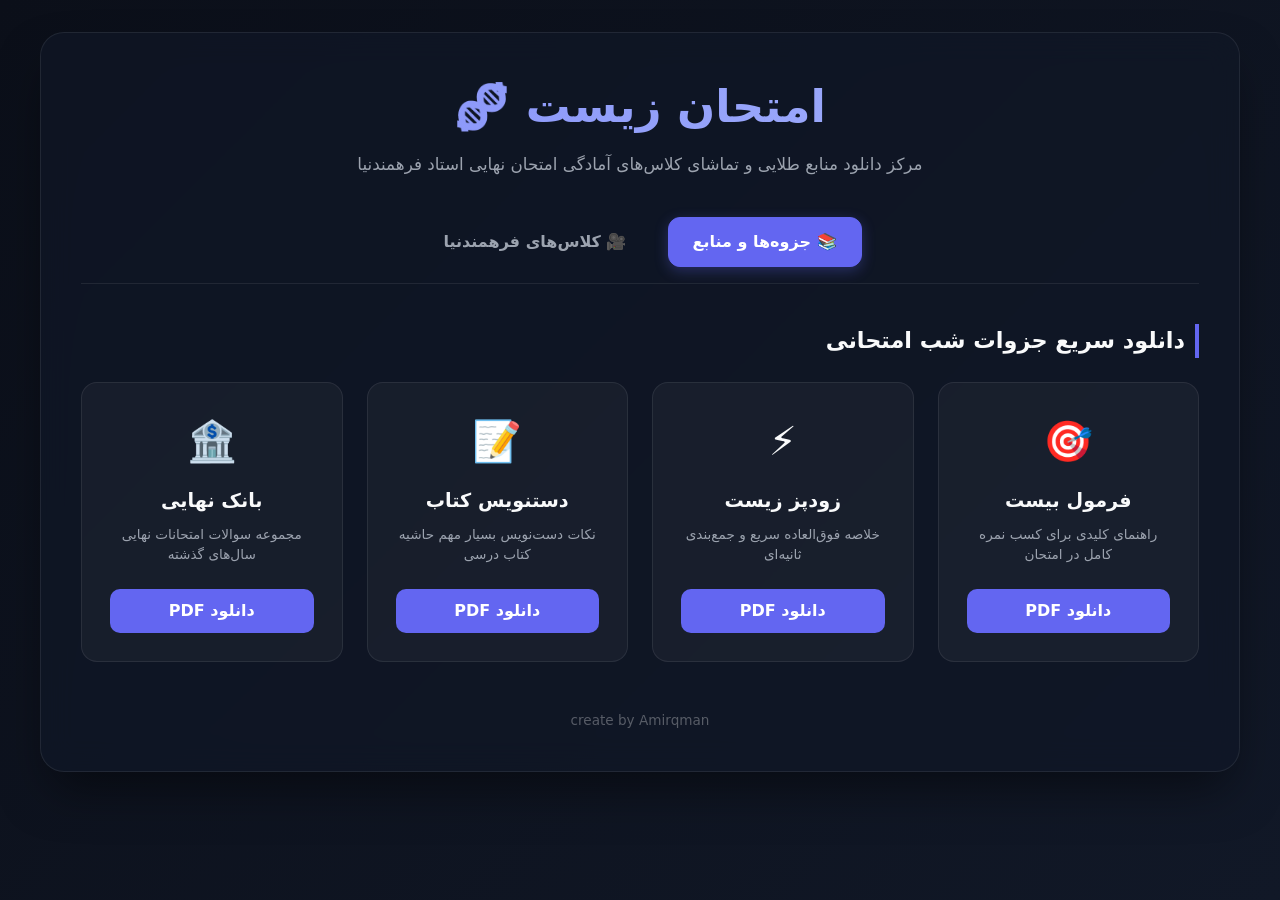
<file: index.html>
<!doctype html>
<html class="no-js" lang="fa" dir="rtl">

<head>
  <meta charset="utf-8">
  <meta name="viewport" content="width=device-width, initial-scale=1">
  <title>کلاس دیبون | مرجع نهایی زیست‌شناسی</title>

  <link rel="stylesheet" href="css/reset.css">
  <link rel="stylesheet" href="css/style.css">

  <meta name="description" content="سامانه لوکال دانلود جزوات و تماشای کلاس‌های آمادگی امتحان نهایی زیست‌شناسی">
  <meta name="referrer" content="no-referrer">
  <link rel="icon" href="/favicon.ico" sizes="any">
</head>

<body>

<div class="app-container">
  <!-- هدر اصلی -->
  <header class="main-header">
    <h1 class="main-title">امتحان زیست 🧬</h1>
    <p class="subtitle">مرکز دانلود منابع طلایی و تماشای کلاس‌های آمادگی امتحان نهایی استاد فرهمندنیا</p>
  </header>

  <!-- دکمه‌های سوییچ بین تب‌ها -->
  <div class="tab-navigation">
    <button class="tab-btn active" data-tab="downloads">📚 جزوه‌ها و منابع</button>
    <button class="tab-btn" data-tab="classes">🎥 کلاس‌های فرهمند‌نیا</button>
  </div>

  <!-- محتوای اصلی -->
  <main class="content-area">

    <!-- تب اول: جزوه‌ها -->
    <section id="downloads" class="tab-content active">
      <h2 class="section-title">دانلود سریع جزوات شب امتحانی</h2>
      <div class="download-cards">

        <div class="card">
          <div class="card-icon">🎯</div>
          <h3>فرمول بیست</h3>
          <p>راهنمای کلیدی برای کسب نمره کامل در امتحان</p>
          <a href="./database/1.pdf" class="download-btn" download>دانلود PDF</a>
        </div>

        <div class="card">
          <div class="card-icon">⚡</div>
          <h3>زودپز زیست</h3>
          <p>خلاصه فوق‌العاده سریع و جمع‌بندی ثانیه‌ای</p>
          <a href="./database/2.pdf" class="download-btn" download>دانلود PDF</a>
        </div>

        <div class="card">
          <div class="card-icon">📝</div>
          <h3>دستنویس کتاب</h3>
          <p>نکات دست‌نویس بسیار مهم حاشیه کتاب درسی</p>
          <a href="./database/3.pdf" class="download-btn" download>دانلود PDF</a>
        </div>

        <div class="card">
          <div class="card-icon">🏦</div>
          <h3>بانک نهایی</h3>
          <p>مجموعه سوالات امتحانات نهایی سال‌های گذشته</p>
          <a href="./database/4.pdf" class="download-btn" download>دانلود PDF</a>
        </div>

      </div>
    </section>

    <!-- تب دوم: کلاس‌ها -->
    <section id="classes" class="tab-content">
      <h2 class="section-title">برنامه طرح درس و جلسات آموزشی</h2>

      <div class="class-layout">
        <!-- منوی سمت راست: لیست فصل‌ها -->
        <aside class="chapters-sidebar">
          <button class="chapter-link active" data-video="https://stream.biomaze.ir/89b41eg1q8bd/iframe">
            <span class="badge">شروع</span> بخش ۰ (معرفی و طرح درس)
          </button>
          <button class="chapter-link" data-video="https://stream.biomaze.ir/ufyurznxqvc7/iframe">
            <span class="badge">فصل ۱</span> بخش ۱ / مولکول‌های اطلاعاتی
          </button>
          <button class="chapter-link" data-video="https://stream.biomaze.ir/kf8cr2ualmtx/iframe">
            <span class="badge">فصل ۲</span> بخش ۲ / جریان اطلاعات در یاخته
          </button>
          <button class="chapter-link" data-video="https://stream.biomaze.ir/pko62qfmnkwq/iframe">
            <span class="badge">فصل ۳</span> بخش ۳ / انتقال اطلاعات در نسل‌ها
          </button>
          <button class="chapter-link" data-video="https://stream.biomaze.ir/87fotjspczm5/iframe">
            <span class="badge">فصل ۴</span> بخش ۴ / تغییر در اطلاعات وراثتی
          </button>
          <button class="chapter-link" data-video="https://stream.biomaze.ir/6dj6uxjtmysl/iframe">
            <span class="badge">فصل ۵</span> بخش ۵ / ماده و انرژی
          </button>
          <button class="chapter-link" data-video="https://stream.biomaze.ir/y45ls5zsb4bm/iframe">
            <span class="badge">فصل ۶</span> بخش ۶ / از انرژی به ماده
          </button>
          <button class="chapter-link" data-video="https://stream.biomaze.ir/7krzcit7gkvc/iframe">
            <span class="badge">فصل ۷</span> بخش ۷ / فناوری‌های نوین زیستی
          </button>
          <button class="chapter-link" data-video="https://stream.biomaze.ir/m6kem8ywgfmm/iframe">
            <span class="badge">فصل ۸</span> بخش ۸ / رفتارهای جانوران
          </button>
        </aside>

        <!-- سمت چپ: پخش‌کننده ویدیو -->
        <div class="video-player-container">
          <div class="video-wrapper">
            <!-- آی‌فریم پیش‌فرض روی بخش 0 تنظیم شده است -->
            <iframe id="video-player" src="https://stream.biomaze.ir/89b41eg1q8bd/iframe" allowfullscreen></iframe>
          </div>
          <h4 id="playing-title" class="playing-title">در حال پخش: بخش ۰ (معرفی و طرح درس)</h4>
        </div>
      </div>
    </section>

  </main>

  <footer class="main-footer">
    <p>create by Amirqman</p>
  </footer>
</div>

<script src="js/app.js"></script>
</body>

</html>
</file>
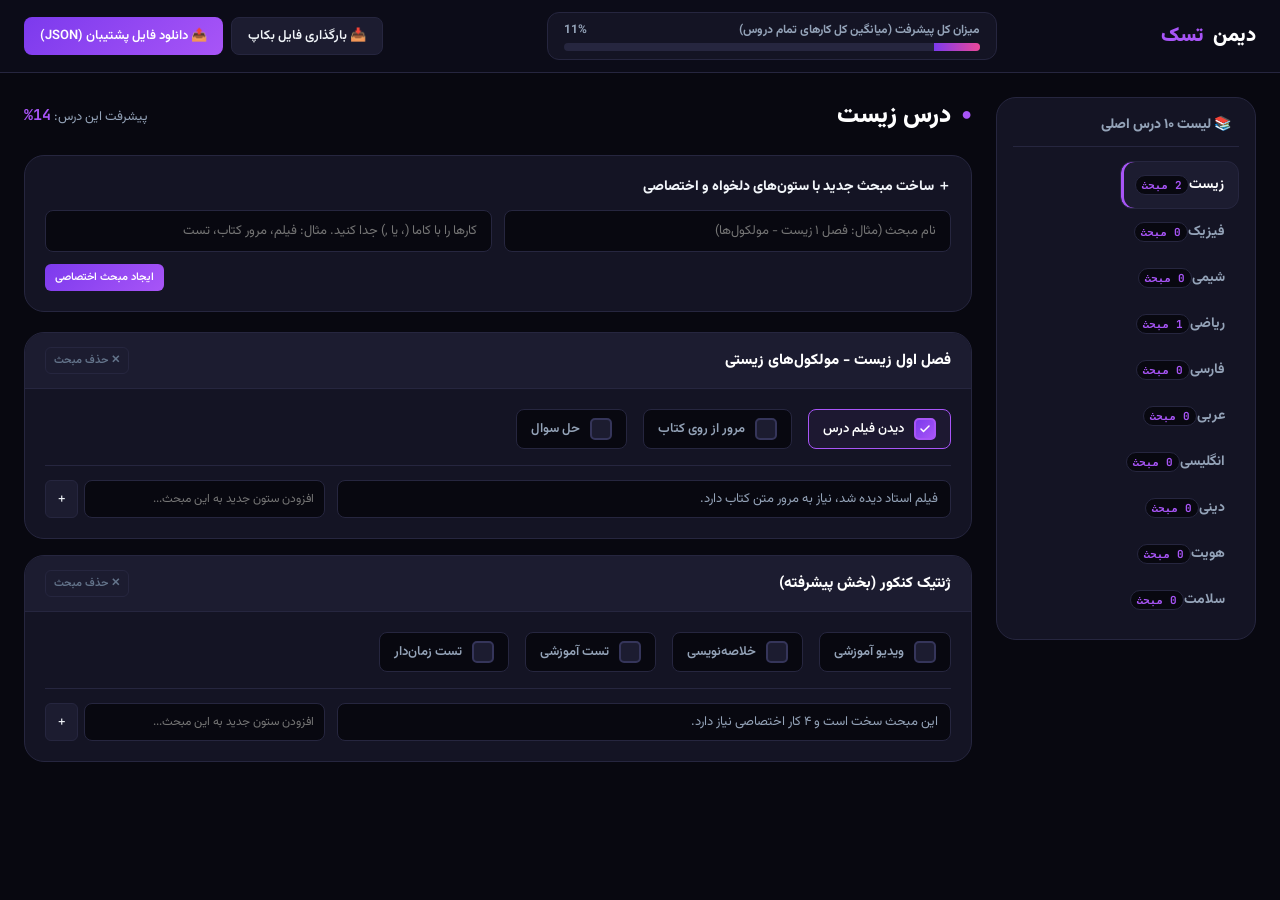
<file: ghadim.html>
<!DOCTYPE html>
<html lang="fa" dir="rtl">
<head>
<meta charset="UTF-8" />
<meta name="viewport" content="width=device-width, initial-scale=1.0" />
<title>DEMON TASK</title>
<link rel="preconnect" href="https://fonts.googleapis.com" />
<link rel="preconnect" href="https://fonts.gstatic.com" crossorigin />
<link href="https://fonts.googleapis.com/css2?family=Vazirmatn:wght@300;400;500;700;900&family=JetBrains+Mono:wght@500;700&display=swap" rel="stylesheet" />
<style>
  /* ─── متغیرهای طراحی و رنگ‌بندی تم تاریک مدرن ──────────────── */
  :root {
    --bg-void:   #080810;
    --bg-base:   #0f0f1a;
    --bg-panel:  #141424;
    --bg-card:   #1c1c30;
    --brd-subtle:#26263f;
    --brd-active:#35355a;
    --clr-main:  #a855f7;
    --clr-main-d:#7c3aed;
    --clr-accent:#ec4899;
    --txt-main:  #f1f5f9;
    --txt-sub:   #94a3b8;
    --txt-muted: #64748b;
    --radius-sm: 8px;
    --radius-md: 12px;
    --radius-lg: 20px;
  }

  * { box-sizing: border-box; margin: 0; padding: 0; }
  body {
    font-family: 'Vazirmatn', sans-serif;
    background-color: var(--bg-void);
    color: var(--txt-main);
    min-height: 100vh;
    display: flex; flex-direction: column;
    overflow-x: hidden;
  }

  /* ─── هدر اصلی سایت ─────────────────────────────────────── */
  header {
    background: rgba(13, 13, 26, 0.85);
    backdrop-filter: blur(16px);
    border-bottom: 1px solid var(--brd-subtle);
    padding: 12px 24px;
    position: sticky; top: 0; z-index: 100;
  }
  .header-container {
    max-width: 1400px; margin: 0 auto;
    display: flex; align-items: center; justify-content: space-between; gap: 20px;
  }
  .logo { display: flex; align-items: center; gap: 10px; font-weight: 900; font-size: 20px; color: #fff; }
  .logo span { color: var(--clr-main); }
  
  .global-progress-box { flex: 1; max-width: 450px; background: var(--bg-panel); padding: 8px 16px; border-radius: var(--radius-md); border: 1px solid var(--brd-subtle); }
  .progress-meta { display: flex; justify-content: space-between; font-size: 12px; margin-bottom: 4px; font-weight: 700; color: var(--txt-sub); }
  .progress-bar-bg { height: 8px; background: var(--brd-subtle); border-radius: 99px; overflow: hidden; }
  .progress-bar-fill { height: 100%; background: linear-gradient(90deg, var(--clr-main-d), var(--clr-accent)); width: 0%; transition: width 0.4s cubic-bezier(0.4, 0, 0.2, 1); }

  .backup-actions { display: flex; gap: 8px; }
  .btn {
    font-family: inherit; font-size: 13px; font-weight: 600; padding: 8px 16px;
    border-radius: var(--radius-sm); border: none; cursor: pointer; transition: all 0.2s ease;
    display: inline-flex; align-items: center; gap: 6px; white-space: nowrap;
  }
  .btn-primary { background: linear-gradient(135deg, var(--clr-main-d), var(--clr-main)); color: #fff; }
  .btn-primary:hover { transform: translateY(-1px); box-shadow: 0 4px 12px rgba(168, 85, 247, 0.3); }
  .btn-secondary { background: var(--bg-card); color: var(--txt-main); border: 1px solid var(--brd-subtle); }
  .btn-secondary:hover { background: var(--brd-subtle); border-color: var(--brd-active); }
  .btn-danger { background: rgba(239, 68, 68, 0.15); color: #f87171; }
  .btn-danger:hover { background: rgba(239, 68, 68, 0.25); }
  .btn-sm { padding: 5px 10px; font-size: 11px; border-radius: 6px; }

  /* ─── لایوت اصلی کامپوننت‌ها ────────────────────────────────── */
  .main-layout {
    display: flex; flex: 1; max-width: 1400px; width: 100%; margin: 0 auto; padding: 24px; gap: 24px;
  }

  /* ─── منوی کناری (لیست ۱۰ درس) ────────────────────────────────── */
  .sidebar {
    width: 260px; flex-shrink: 0; background: var(--bg-panel);
    border: 1px solid var(--brd-subtle); border-radius: var(--radius-lg); padding: 16px;
    display: flex; flex-direction: column; gap: 6px; height: fit-content;
  }
  .sidebar-title { font-size: 14px; font-weight: 800; color: var(--txt-sub); padding: 0 8px 10px; border-bottom: 1px solid var(--brd-subtle); margin-bottom: 8px; }
  
  .subject-tab {
    display: flex; align-items: center; justify-content: space-between; padding: 12px 14px;
    border-radius: var(--radius-md); background: transparent; border: none; text-align: right;
    color: var(--txt-sub); cursor: pointer; transition: all 0.15s ease; font-family: inherit; font-size: 14px; font-weight: 700;
  }
  .subject-tab:hover { background: rgba(255, 255, 255, 0.03); color: var(--txt-main); }
  .subject-tab.active { background: var(--bg-card); color: #fff; border: 1px solid var(--brd-subtle); box-shadow: inset 3px 0 0 var(--clr-main); }
  .subject-tab .tab-badge { font-family: 'JetBrains Mono', monospace; font-size: 11px; background: var(--bg-void); padding: 2px 6px; border-radius: 20px; color: var(--clr-main); border: 1px solid var(--brd-subtle); }

  /* ─── محتوای اصلی مباحث ────────────────────────────────────────── */
  .content-area { flex: 1; display: flex; flex-direction: column; gap: 20px; min-width: 0; }
  
  .view-heading { display: flex; align-items: center; justify-content: space-between; flex-wrap: wrap; gap: 16px; }
  .view-title { font-size: 24px; font-weight: 900; color: #fff; display: flex; align-items: center; gap: 10px; }
  .view-title::before { content: '●'; color: var(--clr-main); font-size: 18px; }

  /* فرم افزودن ردیف جدید با کارهای مخصوص به خودش */
  .add-chapter-box {
    background: var(--bg-panel); border: 1px solid var(--brd-subtle); border-radius: var(--radius-lg); padding: 20px;
  }
  .box-header { font-size: 14px; font-weight: 800; color: var(--txt-main); margin-bottom: 12px; display: flex; align-items: center; gap: 6px; }
  
  .grid-inputs { display: grid; grid-template-columns: 1fr 1fr; gap: 12px; margin-bottom: 12px; }
  @media (max-width: 600px) { .grid-inputs { grid-template-columns: 1fr; } }

  .input-control {
    width: 100%; background: var(--bg-void); border: 1px solid var(--brd-subtle); border-radius: var(--radius-sm);
    color: #fff; padding: 10px 14px; font-family: inherit; font-size: 13px; outline: none; transition: border 0.15s;
  }
  .input-control:focus { border-color: var(--clr-main); }

  /* لیست کارت‌های مباحث (چون هر ردیف ستون متفاوتی دارد، مدل کارتی یا ردیف‌های مستقل مجزا بهترین ارگونومی را دارد) */
  .chapters-list-wrapper { display: flex; flex-direction: column; gap: 16px; }
  
  .chapter-card {
    background: var(--bg-panel); border: 1px solid var(--brd-subtle); border-radius: var(--radius-lg); overflow: hidden;
    display: flex; flex-direction: column; transition: border 0.2s;
  }
  .chapter-card.completed { border-color: rgba(168, 85, 247, 0.4); background: rgba(168, 85, 247, 0.01); }
  
  .card-top {
    background: var(--bg-card); padding: 14px 20px; display: flex; align-items: center; justify-content: space-between; gap: 16px; border-bottom: 1px solid var(--brd-subtle);
  }
  .card-title { font-size: 15px; font-weight: 800; color: #fff; }
  .card-top-actions { display: flex; align-items: center; gap: 12px; }

  .card-body { padding: 20px; display: flex; flex-direction: column; gap: 16px; }
  
  /* گرید چک‌باکس‌های پویای هر ردیف */
  .tasks-dynamic-grid { display: flex; flex-wrap: wrap; gap: 16px; }
  
  .checkbox-wrapper { display: inline-flex; align-items: center; gap: 10px; cursor: pointer; user-select: none; background: var(--bg-void); padding: 8px 14px; border-radius: var(--radius-sm); border: 1px solid var(--brd-subtle); transition: all 0.15s; }
  .checkbox-wrapper:hover { border-color: var(--clr-main); }
  .checkbox-box {
    width: 22px; height: 22px; border-radius: 5px; border: 2px solid var(--brd-active); background: var(--bg-card);
    display: flex; align-items: center; justify-content: center; transition: all 0.15s ease; flex-shrink: 0;
  }
  .checkbox-box svg { opacity: 0; transform: scale(0.5); transition: all 0.15s ease; }
  .checkbox-wrapper.is-checked { background: rgba(168, 85, 247, 0.06); border-color: var(--clr-main); }
  .checkbox-wrapper.is-checked .checkbox-box { background: linear-gradient(135deg, var(--clr-main-d), var(--clr-main)); border-color: var(--clr-main); }
  .checkbox-wrapper.is-checked .checkbox-box svg { opacity: 1; transform: scale(1); }
  .checkbox-lbl { font-size: 13px; color: var(--txt-sub); font-weight: 600; }
  .checkbox-wrapper.is-checked .checkbox-lbl { color: #fff; }

  /* بخش یادداشت و مدیریت آنی کارهای هر کارت */
  .card-footer-form { display: grid; grid-template-columns: 1fr 280px; gap: 12px; align-items: center; border-top: 1px solid var(--brd-subtle); padding-top: 14px; }
  @media (max-width: 768px) { .card-footer-form { grid-template-columns: 1fr; } }

  .textarea-notes {
    width: 100%; background: var(--bg-void); border: 1px solid var(--brd-subtle); color: var(--txt-sub); font-family: inherit;
    font-size: 13px; outline: none; resize: none; padding: 8px 12px; border-radius: var(--radius-sm); height: 38px; line-height: 20px;
  }
  .textarea-notes:focus { border-color: var(--clr-main); color: var(--txt-main); }

  .empty-placeholder { padding: 48px; text-align: center; color: var(--txt-muted); font-size: 14px; background: var(--bg-panel); border: 1px solid var(--brd-subtle); border-radius: var(--radius-lg); }
  
  /* اعلان سیستم */
  .toast-layer { position: fixed; bottom: 24px; left: 24px; z-index: 1000; display: flex; flex-direction: column; gap: 8px; }
  .toast-msg { background: var(--bg-card); border: 1px solid var(--brd-active); border-left: 4px solid var(--clr-main); border-radius: var(--radius-sm); padding: 12px 20px; font-size: 13px; color: var(--txt-main); box-shadow: 0 10px 30px rgba(0,0,0,0.5); animation: toastIn 0.2s ease forwards; }
  @keyframes toastIn { from { opacity:0; transform:translateY(10px); } to { opacity:1; transform:translateY(0); } }
</style>
</head>
<body>

<header>
  <div class="header-container">
    <div class="logo">دیمن<span>تسک</span></div>
    
    <div class="global-progress-box">
      <div class="progress-meta">
        <span>میزان کل پیشرفت (میانگین کل کارهای تمام دروس)</span>
        <span id="globalPctText">0%</span>
      </div>
      <div class="progress-bar-bg">
        <div class="progress-bar-fill" id="globalProgressFill"></div>
      </div>
    </div>

    <div class="backup-actions">
      <label class="btn btn-secondary">
        📥 بارگذاری فایل بکاپ
        <input type="file" accept=".json" style="display:none" onchange="importBackupData(event)" />
      </label>
      <button class="btn btn-primary" onclick="exportBackupData()">📤 دانلود فایل پشتیبان (JSON)</button>
    </div>
  </div>
</header>

<div class="main-layout">
  
  <aside class="sidebar">
    <div class="sidebar-title">📚 لیست ۱۰ درس اصلی</div>
    <div id="sidebarTabsContainer">
      </div>
  </aside>

  <main class="content-area">
    
    <div class="view-heading">
      <h2 class="view-title" id="currentSubjectTitle">نام درس</h2>
      <div style="font-size: 13px; color: var(--txt-sub);">
        پیشرفت این درس: <strong id="subjectProgressText" style="color:var(--clr-main); font-family:'JetBrains Mono'; font-size:15px;">0%</strong>
      </div>
    </div>

    <section class="add-chapter-box">
      <div class="box-header">＋ ساخت مبحث جدید با ستون‌های دلخواه و اختصاصی</div>
      <div class="grid-inputs">
        <input type="text" id="newChapterTitle" class="input-control" placeholder="نام مبحث (مثال: فصل ۱ زیست - مولکول‌ها)" />
        <input type="text" id="newChapterColumns" class="input-control" placeholder="کارها را با کاما (، یا ,) جدا کنید. مثال: فیلم، مرور کتاب، تست" />
      </div>
      <div style="text-align: left;">
        <button class="btn btn-primary btn-sm" onclick="createNewChapterWithColumns()">ایجاد مبحث اختصاصی</button>
      </div>
    </section>

    <div class="chapters-list-wrapper" id="chaptersListContainer">
      </div>

  </main>
</div>

<div class="toast-layer" id="toastLayer"></div>

<script>
// لیست ثابت ۱۰ درس اعلام شده از طرف شما
const SYSTEM_SUBJECTS = ['زیست', 'فیزیک', 'شیمی', 'ریاضی', 'فارسی', 'عربی', 'انگلیسی', 'دینی', 'هویت', 'سلامت'];

// ساختار پیشرفته حالت برنامه (حالا هر ردیف ستون‌های اختصاصی خودش را در آرایه columns دارد)
let appState = {
  activeSubject: 'زیست',
  subjectsData: {}
};

// نمونه پیش‌فرض جهت ایده گرفتن اولیه کاربر پس از اولین لود سایت
function generateInitialState() {
  SYSTEM_SUBJECTS.forEach(sub => {
    appState.subjectsData[sub] = {
      rows: []
    };
  });

  // چند نمونه اولیه برای زیست و ریاضی ایجاد می‌کنیم
  appState.subjectsData['زیست'].rows = [
    {
      id: 'r1',
      title: 'فصل اول زیست - مولکول‌های زیستی',
      columns: ['دیدن فیلم درس', 'مرور از روی کتاب', 'حل سوال'],
      tasks: {'دیدن فیلم درس': true, 'مرور از روی کتاب': false, 'حل سوال': false},
      notes: 'فیلم استاد دیده شد، نیاز به مرور متن کتاب دارد.'
    },
    {
      id: 'r2',
      title: 'ژنتیک کنکور (بخش پیشرفته)',
      columns: ['ویدیو آموزشی', 'خلاصه‌نویسی', 'تست آموزشی', 'تست زمان‌دار'],
      tasks: {'ویدیو آموزشی': false, 'خلاصه‌نویسی': false, 'تست آموزشی': false, 'تست زمان‌دار': false},
      notes: 'این مبحث سخت است و ۴ کار اختصاصی نیاز دارد.'
    }
  ];

  appState.subjectsData['ریاضی'].rows = [
    {
      id: 'm1',
      title: 'فصل اول ریاضی - تابع',
      columns: ['درسنامه کتاب', 'حل تمرین تشریحی'],
      tasks: {'درسنامه کتاب': false, 'حل تمرین تشریحی': false},
      notes: ''
    }
  ];
}

// ─── توابع رندرینگ رابط کاربری ───────────────────────────────────────
function renderDashboard() {
  renderSidebarTabs();
  renderChaptersList();
  calculateAllProgress();
}

// رندر تب‌های کناری دروس دهگانه به همراه نمایش سریع تعداد فصول موجود
function renderSidebarTabs() {
  const container = document.getElementById('sidebarTabsContainer');
  container.innerHTML = '';

  SYSTEM_SUBJECTS.forEach(sub => {
    const isActive = (appState.activeSubject === sub);
    const btn = document.createElement('button');
    btn.className = `subject-tab ${isActive ? 'active' : ''}`;
    btn.onclick = () => {
      appState.activeSubject = sub;
      renderDashboard();
      saveToLocalStorage();
    };

    const rowCount = appState.subjectsData[sub].rows.length;
    btn.innerHTML = `
      <span>${sub}</span>
      <span class="tab-badge">${rowCount} مبحث</span>
    `;
    container.appendChild(btn);
  });
}

// رندر کارت‌های مباحث درس فعال (که هر کارت ستون‌های مستقل خودش را دارد)
function renderChaptersList() {
  const container = document.getElementById('chaptersListContainer');
  container.innerHTML = '';

  const subName = appState.activeSubject;
  const data = appState.subjectsData[subName];

  document.getElementById('currentSubjectTitle').textContent = `درس ${subName}`;

  if (data.rows.length === 0) {
    container.innerHTML = `
      <div class="empty-placeholder">
        در حال حاضر هیچ بخش یا فصلی برای درس <strong>${subName}</strong> تعریف نکرده‌اید.<br>
        از فرم بالا نام مبحث و ستون‌های اختصاصی آن را وارد کنید تا ساخته شود!
      </div>`;
    return;
  }

  data.rows.forEach(row => {
    // بررسی اینکه آیا همه کارهای این ردیف خاص انجام شده‌اند یا خیر
    const hasColumns = row.columns && row.columns.length > 0;
    const isCompleted = hasColumns && row.columns.every(c => row.tasks[c] === true);

    const card = document.createElement('div');
    card.className = `chapter-card ${isCompleted ? 'completed' : ''}`;

    // هدر کارت
    let html = `
      <div class="card-top">
        <span class="card-title">${escapeHTML(row.title)}</span>
        <div class="card-top-actions">
          <button class="btn btn-secondary btn-sm" style="color: var(--txt-muted); padding: 4px 8px;" onclick="deleteChapterRow('${row.id}')">✕ حذف مبحث</button>
        </div>
      </div>
      <div class="card-body">
        <div class="tasks-dynamic-grid">
    `;

    // رندر دکمه‌های چک‌باکس ستون‌های کاملاً اختصاصی همین ردیف
    if (!hasColumns) {
      html += `<span style="color:var(--txt-muted); font-size:12px;">هیچ ستون یا کاری برای این مبحث تعریف نشده است.</span>`;
    } else {
      row.columns.forEach(col => {
        const checked = !!row.tasks[col];
        html += `
          <div class="checkbox-wrapper ${checked ? 'is-checked' : ''}" onclick="toggleTaskCheckbox('${row.id}', '${escapeHTML(col)}')">
            <div class="checkbox-box">
              <svg width="12" height="12" viewBox="0 0 24 24" fill="none" stroke="#fff" stroke-width="3" stroke-linecap="round" stroke-linejoin="round">
                <polyline points="20 6 9 17 4 12"/>
              </svg>
            </div>
            <span class="checkbox-lbl">${escapeHTML(col)}</span>
          </div>
        `;
      });
    }

    // فوتر کارت شامل یادداشت و فرم افزودن سریع کار جدید به همین ردیف خاص
    html += `
        </div>
        <div class="card-footer-form">
          <input type="text" class="textarea-notes" placeholder="یادداشت وضعیت پیشرفت..." value="${escapeHTML(row.notes)}" onblur="updateRowNote('${row.id}', this.value)" />
          <div style="display:flex; gap:6px;">
            <input type="text" id="quickAddInput-${row.id}" class="input-control" style="padding:4px 10px; font-size:12px; height:38px;" placeholder="افزودن ستون جدید به این مبحث..." />
            <button class="btn btn-secondary btn-sm" style="height:38px;" onclick="addSingleColumnToRow('${row.id}')">＋</button>
          </div>
        </div>
      </div>
    `;

    card.innerHTML = html;
    container.appendChild(card);
  });
}

// ─── مدیریت محاسبات پیشرفت هوشمند (Progress Engine) ─────────────────────
function calculateAllProgress() {
  let totalGlobalTasks = 0;
  let doneGlobalTasks = 0;
  let currentSubjectTotal = 0;
  let currentSubjectDone = 0;

  // گشتن در تمام مباحث ۱۰ درس برای خروجی دقیق درصدها
  SYSTEM_SUBJECTS.forEach(sub => {
    const data = appState.subjectsData[sub];
    
    data.rows.forEach(row => {
      row.columns.forEach(col => {
        totalGlobalTasks++;
        if (row.tasks[col]) doneGlobalTasks++;

        // محاسبات مربوط به درس فعال جاری
        if (sub === appState.activeSubject) {
          currentSubjectTotal++;
          if (row.tasks[col]) currentSubjectDone++;
        }
      });
    });
  });

  // آپدیت نوار پیشرفت اختصاصی درس فعال
  const subPct = currentSubjectTotal > 0 ? Math.round((currentSubjectDone / currentSubjectTotal) * 100) : 0;
  document.getElementById('subjectProgressText').textContent = subPct + '%';

  // محاسبه میانگین کل ۱۰ درس باهم در هدر بالای سایت
  const globalPct = totalGlobalTasks > 0 ? Math.round((doneGlobalTasks / totalGlobalTasks) * 100) : 0;
  document.getElementById('globalPctText').textContent = globalPct + '%';
  document.getElementById('globalProgressFill').style.width = globalPct + '%';
}

// ─── متدهای دستکاری داده‌ها و شخصی‌سازی‌ها ──────────────────────────────

// ایجاد یک مبحث جدید با ستون‌های کاملاً اختصاصی خودش
function createNewChapterWithColumns() {
  const titleInput = document.getElementById('newChapterTitle');
  const colsInput = document.getElementById('newChapterColumns');

  const title = titleInput.value.trim();
  const colsRaw = colsInput.value.trim();

  if (!title) { showToast('لطفاً عنوان مبحث را وارد کنید.', 'error'); return; }

  // پردازش و تکه‌تکه کردن کارهای وارد شده با استفاده از ویرگول فارسی یا انگلیسی
  let columns = [];
  if (colsRaw) {
    columns = colsRaw.split(/[،,]+/).map(c => c.trim()).filter(c => c.length > 0);
  }

  // اگر کاربر هیچ ستونی وارد نکرد، چند ستون عمومی به صورت پیش‌فرض برایش می‌گذاریم
  if (columns.length === 0) {
    columns = ['مطالعه', 'تست'];
  }

  const tasksObject = {};
  columns.forEach(c => tasksObject[c] = false);

  const subName = appState.activeSubject;
  appState.subjectsData[subName].rows.push({
    id: 'ch-' + Math.random().toString(36).slice(2, 11),
    title: title,
    columns: columns,
    tasks: tasksObject,
    notes: ''
  });

  titleInput.value = '';
  colsInput.value = '';
  renderDashboard();
  saveToLocalStorage();
  showToast(`مبحث "${title}" با ستون‌های اختصاصی ایجاد شد.`);
}

// افزودن یک ستون تک و جدید به یک ردیف خاص (بعد از ساخته شدن کارت)
function addSingleColumnToRow(rowId) {
  const input = document.getElementById(`quickAddInput-${rowId}`);
  const colName = input.value.trim();
  if (!colName) return;

  const data = appState.subjectsData[appState.activeSubject];
  const row = data.rows.find(r => r.id === rowId);

  if (row) {
    if (row.columns.includes(colName)) {
      showToast('این ستون از قبل در این ردیف وجود دارد!', 'error');
      return;
    }
    row.columns.push(colName);
    row.tasks[colName] = false;

    input.value = '';
    renderDashboard();
    saveToLocalStorage();
    showToast(`ستون جدید به این مبحث اضافه شد.`);
  }
}

function toggleTaskCheckbox(rowId, columnName) {
  const data = appState.subjectsData[appState.activeSubject];
  const row = data.rows.find(r => r.id === rowId);
  if (row) {
    row.tasks[columnName] = !row.tasks[columnName];
    renderDashboard();
    saveToLocalStorage();
  }
}

function updateRowNote(rowId, val) {
  const data = appState.subjectsData[appState.activeSubject];
  const row = data.rows.find(r => r.id === rowId);
  if (row) { row.notes = val; saveToLocalStorage(); }
}

function deleteChapterRow(rowId) {
  if (confirm('آیا از حذف این مبحث اطمینان دارید؟')) {
    const data = appState.subjectsData[appState.activeSubject];
    data.rows = data.rows.filter(r => r.id !== rowId);
    renderDashboard();
    saveToLocalStorage();
    showToast('مبحث حذف شد.');
  }
}

// ─── منطق پورت فایلی مستقل از سرور (Export / Import JSON) ───────────────
function exportBackupData() {
  const dataStr = "data:text/json;charset=utf-8," + encodeURIComponent(JSON.stringify(appState, null, 2));
  const downloadAnchor = document.createElement('a');
  downloadAnchor.setAttribute("href", dataStr);
  downloadAnchor.setAttribute("download", `برنامه_درسی_پیشرفته_رادیکال_${new Date().toISOString().slice(0,10)}.json`);
  document.body.appendChild(downloadAnchor);
  downloadAnchor.click();
  downloadAnchor.remove();
  showToast('🚀 فایل بکاپ با موفقیت دانلود شد.');
}

function importBackupData(event) {
  const file = event.target.files[0];
  if (!file) return;

  const reader = new FileReader();
  reader.onload = function(e) {
    try {
      const importedData = JSON.parse(e.target.result);
      if (importedData && importedData.subjectsData) {
        appState = importedData;
        renderDashboard();
        saveToLocalStorage();
        showToast('✅ فایل پشتیبان با موفقیت جایگزین شد!');
      } else {
        showToast('ساختار فایل انتخاب شده معتبر نیست.', 'error');
      }
    } catch (err) {
      showToast('خطا در خواندن فایل پشتیبان.', 'error');
    }
  };
  reader.readAsText(file);
  event.target.value = '';
}

// ─── مدیریت ذخیره‌سازی محلی داخل دستگاه کاربر ─────────────────────────────
const STORAGE_KEY = 'radical_ultra_routine_v2';
function saveToLocalStorage() {
  localStorage.setItem(STORAGE_KEY, JSON.stringify(appState));
}
function loadFromLocalStorage() {
  const raw = localStorage.getItem(STORAGE_KEY);
  if (raw) {
    try {
      const parsed = JSON.parse(raw);
      if (parsed && parsed.subjectsData) {
        appState = parsed;
        return true;
      }
    } catch(e) {}
  }
  return false;
}

function escapeHTML(str) {
  return String(str || '').replace(/</g, '&lt;').replace(/>/g, '&gt;').replace(/"/g, '&quot;');
}
function showToast(msg) {
  const layer = document.getElementById('toastLayer');
  const item = document.createElement('div');
  item.className = 'toast-msg';
  item.textContent = msg;
  layer.appendChild(item);
  setTimeout(() => item.remove(), 3500);
}

// ─── اجرای فرآیند راه‌اندازی اولیه وبسایت (Init Boot) ─────────────────────
(function initApp() {
  const stateFound = loadFromLocalStorage();
  if (!stateFound) {
    generateInitialState();
  }
  renderDashboard();
})();
</script>
</body>
</html>
</file>
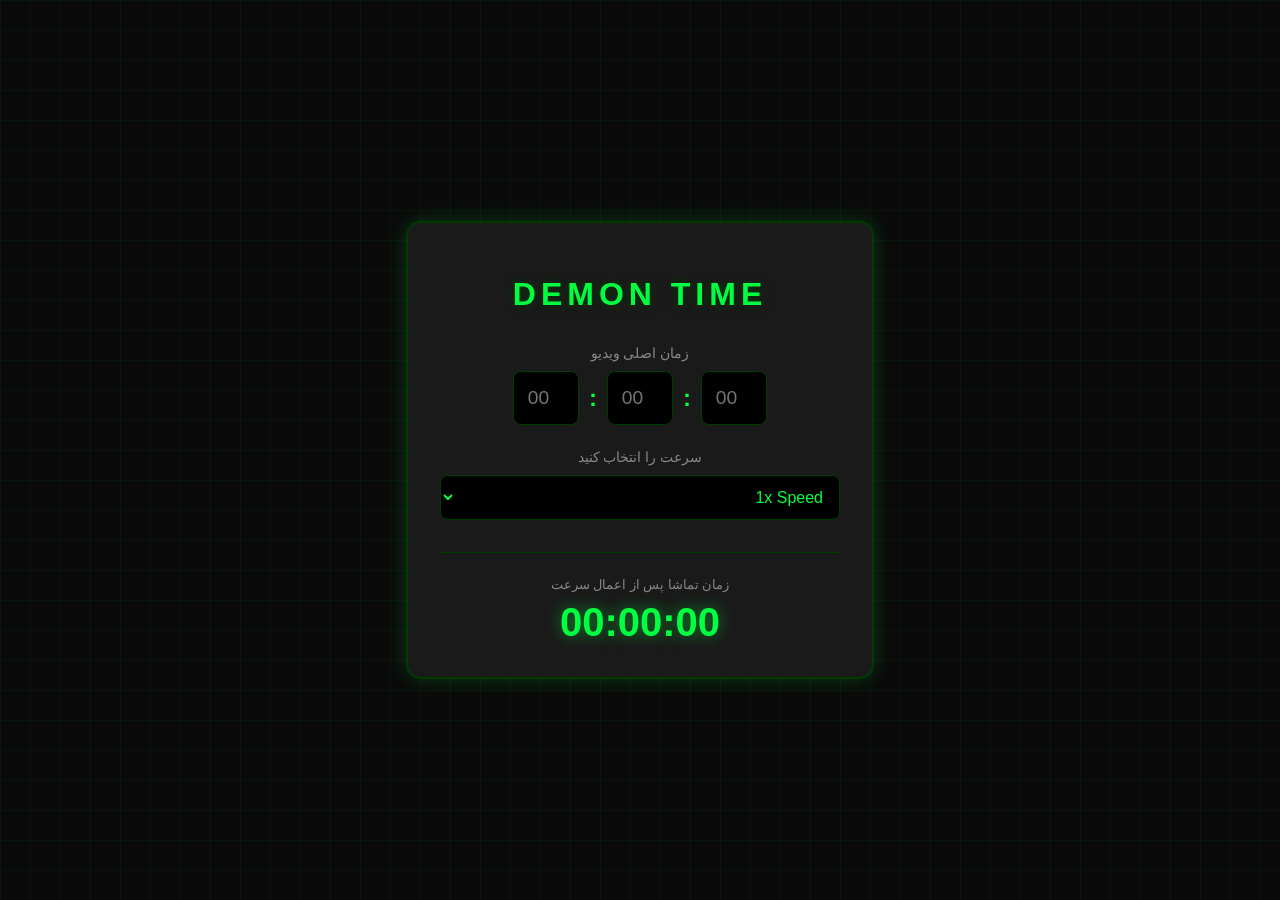
<file: time.html>
<!DOCTYPE html>
<html lang="fa" dir="rtl">
<head>
    <meta charset="UTF-8">
    <meta name="viewport" content="width=device-width, initial-scale=1.0">
    <title>DEMON TIME | محاسبه‌گر سرعت</title>
    <style>
        :root {
            --neon-green: #00ff41;
            --dark-green: #003b00;
            --deep-black: #0a0a0a;
            --soft-black: #1a1a1a;
        }

        body {
            background-color: var(--deep-black);
            color: #e0e0e0;
            font-family: 'Segoe UI', Tahoma, Geneva, Verdana, sans-serif;
            display: flex;
            justify-content: center;
            align-items: center;
            min-height: 100vh;
            margin: 0;
            overflow: hidden;
        }

        /* پس‌زمینه متحرک ظریف */
        body::before {
            content: " ";
            position: absolute;
            top: 0; left: 0; bottom: 0; right: 0;
            background: linear-gradient(rgba(0, 255, 65, 0.05) 1px, transparent 1px),
                        linear-gradient(90deg, rgba(0, 255, 65, 0.05) 1px, transparent 1px);
            background-size: 30px 30px;
            z-index: -1;
        }

        .card {
            background-color: var(--soft-black);
            border: 2px solid var(--dark-green);
            border-radius: 15px;
            padding: 2rem;
            width: 100%;
            max-width: 400px;
            box-shadow: 0 0 20px rgba(0, 255, 65, 0.2);
            text-align: center;
        }

        h1 {
            color: var(--neon-green);
            letter-spacing: 5px;
            margin-bottom: 2rem;
            text-shadow: 0 0 10px var(--dark-green);
            font-size: 2rem;
        }

        .input-group {
            display: flex;
            justify-content: center;
            align-items: center;
            gap: 10px;
            direction: ltr; /* برای نمایش درست ساعت:دقیقه:ثانیه */
            margin-bottom: 1.5rem;
        }

        .time-input {
            width: 60px;
            height: 50px;
            background: #000;
            border: 1px solid var(--dark-green);
            color: var(--neon-green);
            font-size: 1.2rem;
            text-align: center;
            border-radius: 8px;
            outline: none;
        }

        .time-input:focus {
            border-color: var(--neon-green);
            box-shadow: 0 0 5px var(--neon-green);
        }

        .separator {
            color: var(--neon-green);
            font-weight: bold;
            font-size: 1.5rem;
        }

        label {
            display: block;
            margin-bottom: 10px;
            color: #888;
            font-size: 0.9rem;
        }

        select {
            width: 100%;
            padding: 12px;
            background: #000;
            color: var(--neon-green);
            border: 1px solid var(--dark-green);
            border-radius: 8px;
            font-size: 1rem;
            cursor: pointer;
            outline: none;
            margin-bottom: 2rem;
        }

        .result-area {
            border-top: 1px solid var(--dark-green);
            padding-top: 1.5rem;
        }

        .result-label {
            font-size: 0.8rem;
            color: #888;
            text-transform: uppercase;
        }

        #finalTime {
            font-size: 2.5rem;
            color: var(--neon-green);
            font-weight: bold;
            text-shadow: 0 0 15px rgba(0, 255, 65, 0.5);
            margin-top: 0.5rem;
        }
    </style>
</head>
<body>

<div class="card">
    <h1>DEMON TIME</h1>
    
    <label>زمان اصلی ویدیو</label>
    <div class="input-group">
        <input type="number" id="hh" class="time-input" placeholder="00" min="0" max="99">
        <span class="separator">:</span>
        <input type="number" id="mm" class="time-input" placeholder="00" min="0" max="59">
        <span class="separator">:</span>
        <input type="number" id="ss" class="time-input" placeholder="00" min="0" max="59">
    </div>

    <label>سرعت را انتخاب کنید</label>
    <select id="speedRange">
        <!-- سرعت‌ها از 1 تا 3.5 به صورت خودکار توسط JS ساخته می‌شوند -->
    </select>

    <div class="result-area">
        <div class="result-label">زمان تماشا پس از اعمال سرعت</div>
        <div id="finalTime">00:00:00</div>
    </div>
</div>

<script>
    const speedSelect = document.getElementById('speedRange');
    const hhIn = document.getElementById('hh');
    const mmIn = document.getElementById('mm');
    const ssIn = document.getElementById('ss');
    const finalDisplay = document.getElementById('finalTime');

    // ساخت لیست سرعت‌ها از 1x تا 3.5x
    for (let i = 1; i <= 3.5; i += 0.25) {
        let opt = document.createElement('option');
        opt.value = i;
        opt.innerHTML = i + 'x Speed';
        if(i === 1) opt.selected = true;
        speedSelect.appendChild(opt);
    }

    // جابجایی خودکار بین باکس‌ها وقتی کاربر عدد وارد می‌کند
    const inputs = [hhIn, mmIn, ssIn];
    inputs.forEach((input, index) => {
        input.addEventListener('input', () => {
            if (input.value.length >= 2 && index < 2) {
                inputs[index + 1].focus();
            }
            calculate();
        });
    });

    speedSelect.addEventListener('change', calculate);

    function calculate() {
        const h = parseInt(hhIn.value) || 0;
        const m = parseInt(mmIn.value) || 0;
        const s = parseInt(ssIn.value) || 0;
        const speed = parseFloat(speedSelect.value);

        const totalSeconds = (h * 3600) + (m * 60) + s;
        
        if (totalSeconds === 0) {
            finalDisplay.innerText = "00:00:00";
            return;
        }

        const resultSeconds = Math.floor(totalSeconds / speed);

        const resH = Math.floor(resultSeconds / 3600);
        const resM = Math.floor((resultSeconds % 3600) / 60);
        const resS = resultSeconds % 60;

        finalDisplay.innerText = 
            String(resH).padStart(2, '0') + ":" +
            String(resM).padStart(2, '0') + ":" +
            String(resS).padStart(2, '0');
    }
</script>

</body>
</html>
</file>
<file: css/style.css>
:root {
  --bg-gradient: linear-gradient(135deg, #0b0f19 0%, #111827 100%);
  --card-bg: rgba(255, 255, 255, 0.04);
  --card-border: rgba(255, 255, 255, 0.08);
  --text-primary: #f9fafb;
  --text-secondary: #9ca3af;
  --accent-color: #6366f1;
  --accent-hover: #4f46e5;
  --success-color: #10b981;
}

body {
  background: var(--bg-gradient);
  color: var(--text-primary);
  font-family: system-ui, -apple-system, sans-serif;
  min-height: 100vh;
  padding: 2rem 1rem;
}

.app-container {
  width: 100%;
  max-width: 1200px;
  margin: 0 auto;
  background: rgba(17, 24, 39, 0.7);
  backdrop-filter: blur(16px);
  border: 1px solid var(--card-border);
  border-radius: 24px;
  padding: 2.5rem;
  box-shadow: 0 25px 50px -12px rgba(0, 0, 0, 0.5);
}

/* هدر */
.main-header {
  text-align: center;
  margin-bottom: 2.5rem;
}

.main-title {
  font-size: 2.8rem;
  font-weight: 800;
  background: linear-gradient(to left, #a5b4fc, #818cf8);
  -webkit-background-clip: text;
  -webkit-text-fill-color: transparent;
  margin-bottom: 0.75rem;
}

.subtitle {
  font-size: 1.05rem;
  color: var(--text-secondary);
}

/* ناوبری تب‌ها */
.tab-navigation {
  display: flex;
  justify-content: center;
  gap: 1rem;
  margin-bottom: 2.5rem;
  border-bottom: 1px solid var(--card-border);
  padding-bottom: 1rem;
}

.tab-btn {
  padding: 0.75rem 1.5rem;
  border-radius: 12px;
  background: transparent;
  color: var(--text-secondary);
  font-size: 1rem;
  font-weight: 600;
  transition: all 0.2s;
  border: 1px solid transparent;
}

.tab-btn:hover {
  color: var(--text-primary);
  background: rgba(255, 255, 255, 0.03);
}

.tab-btn.active {
  color: white;
  background: var(--accent-color);
  border-color: var(--accent-color);
  box-shadow: 0 4px 14px rgba(99, 102, 241, 0.3);
}

/* محتوای تب‌ها */
.tab-content {
  display: none;
}

.tab-content.active {
  display: block;
  animation: fadeIn 0.4s ease-in-out;
}

.section-title {
  font-size: 1.4rem;
  margin-bottom: 1.5rem;
  padding-right: 10px;
  border-right: 4px solid var(--accent-color);
}

/* گرید کارت‌های دانلود */
.download-cards {
  display: grid;
  grid-template-columns: repeat(auto-fit, minmax(240px, 1fr));
  gap: 1.5rem;
}

.card {
  background: var(--card-bg);
  border: 1px solid var(--card-border);
  border-radius: 16px;
  padding: 1.75rem;
  text-align: center;
  transition: all 0.3s;
}

.card:hover {
  transform: translateY(-4px);
  border-color: var(--accent-color);
  box-shadow: 0 10px 20px rgba(99, 102, 241, 0.05);
}

.card-icon {
  font-size: 2.5rem;
  margin-bottom: 1rem;
}

.card h3 {
  font-size: 1.2rem;
  margin-bottom: 0.5rem;
}

.card p {
  font-size: 0.85rem;
  color: var(--text-secondary);
  margin-bottom: 1.5rem;
  min-height: 40px;
}

.download-btn {
  display: block;
  width: 100%;
  padding: 0.65rem;
  background: var(--accent-color);
  color: white;
  font-weight: 600;
  border-radius: 10px;
  transition: background-color 0.2s;
  text-align: center;
}

.download-btn:hover {
  background: var(--accent-hover);
}

/* کلاس‌ها و ویدیوپلیر */
.class-layout {
  display: grid;
  grid-template-columns: 320px 1fr;
  gap: 2rem;
}

@media (max-width: 900px) {
  .class-layout {
    grid-template-columns: 1fr;
  }
}

.chapters-sidebar {
  display: flex;
  flex-direction: column;
  gap: 0.5rem;
  max-height: 500px;
  overflow-y: auto;
  padding-left: 5px;
}

/* اسکرول‌بار شیک برای سایدبار */
.chapters-sidebar::-webkit-scrollbar {
  width: 6px;
}
.chapters-sidebar::-webkit-scrollbar-thumb {
  background: var(--card-border);
  border-radius: 3px;
}

.chapter-link {
  display: flex;
  align-items: center;
  gap: 10px;
  width: 100%;
  padding: 0.85rem 1rem;
  background: var(--card-bg);
  border: 1px solid var(--card-border);
  border-radius: 10px;
  color: var(--text-secondary);
  font-size: 0.9rem;
  text-align: right;
  transition: all 0.2s;
}

.chapter-link:hover {
  background: rgba(255, 255, 255, 0.08);
  color: var(--text-primary);
}

.chapter-link.active {
  background: rgba(99, 102, 241, 0.1);
  border-color: var(--accent-color);
  color: #a5b4fc;
}

.badge {
  background: rgba(255, 255, 255, 0.1);
  padding: 2px 8px;
  border-radius: 6px;
  font-size: 0.75rem;
  color: var(--text-primary);
}

.chapter-link.active .badge {
  background: var(--accent-color);
}

/* پلیر ویدیو */
.video-player-container {
  display: flex;
  flex-direction: column;
  gap: 1rem;
}

.video-wrapper {
  position: relative;
  padding-bottom: 56.25%; /* نسبت تصویر 16:9 */
  height: 0;
  border-radius: 16px;
  overflow: hidden;
  border: 1px solid var(--card-border);
  box-shadow: 0 10px 30px rgba(0,0,0,0.3);
}

.video-wrapper iframe {
  position: absolute;
  top: 0;
  left: 0;
  width: 100%;
  height: 100%;
  border: none;
}

.playing-title {
  font-size: 1rem;
  color: var(--accent-color);
  font-weight: 600;
}

/* فوتر */
.main-footer {
  text-align: center;
  margin-top: 3rem;
  font-size: 0.85rem;
  color: rgba(255, 255, 255, 0.3);
}

@keyframes fadeIn {
  from { opacity: 0; transform: translateY(5px); }
  to { opacity: 1; transform: translateY(0); }
}
</file>
